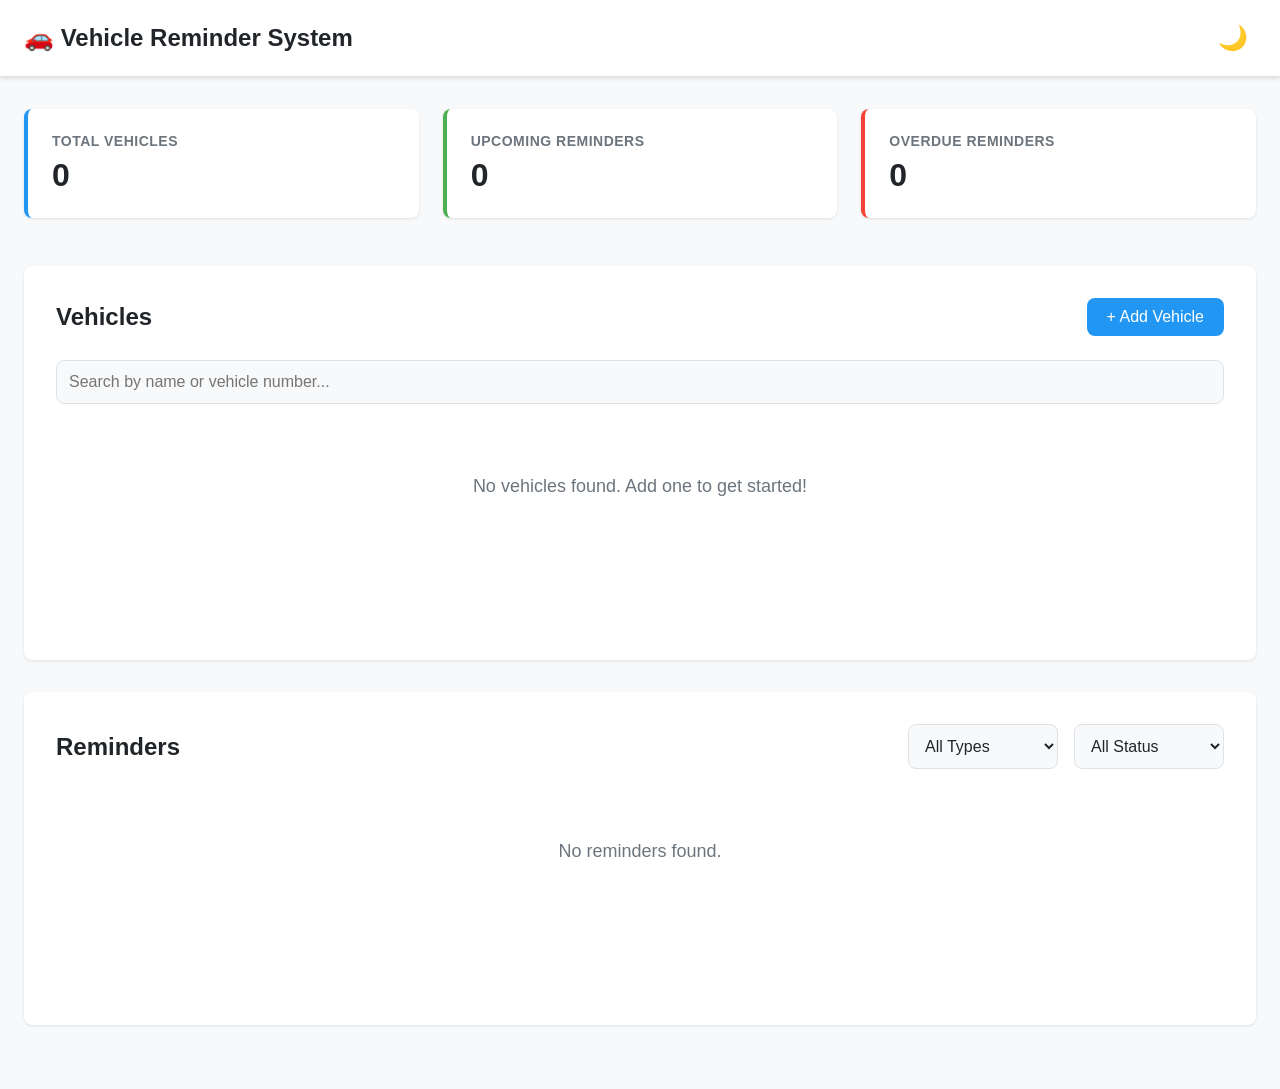
<file: index.html>
<!DOCTYPE html>
<html lang="en">
<head>
    <meta charset="UTF-8">
    <meta name="viewport" content="width=device-width, initial-scale=1.0">
    <title>Vehicle Reminder System</title>
    <link rel="stylesheet" href="styles.css">
</head>
<body>
    <!-- Navigation Bar -->
    <nav class="navbar">
        <div class="navbar-container">
            <h1 class="navbar-title">🚗 Vehicle Reminder System</h1>
            <button class="theme-toggle" id="themeToggle" aria-label="Toggle dark mode">
                <span class="theme-icon">🌙</span>
            </button>
        </div>
    </nav>

    <main class="container">
        <!-- Summary Cards -->
        <section class="summary-section">
            <div class="summary-card total-vehicles">
                <h3>Total Vehicles</h3>
                <p class="summary-number" id="totalVehicles">0</p>
            </div>
            <div class="summary-card upcoming-reminders">
                <h3>Upcoming Reminders</h3>
                <p class="summary-number" id="upcomingReminders">0</p>
            </div>
            <div class="summary-card overdue-reminders">
                <h3>Overdue Reminders</h3>
                <p class="summary-number" id="overdueReminders">0</p>
            </div>
        </section>

        <!-- Vehicle Management Section -->
        <section class="vehicles-section">
            <div class="section-header">
                <h2>Vehicles</h2>
                <button class="btn btn-primary" id="addVehicleBtn">+ Add Vehicle</button>
            </div>

            <!-- Search and Filter -->
            <div class="search-filter">
                <input 
                    type="text" 
                    id="vehicleSearch" 
                    class="search-input" 
                    placeholder="Search by name or vehicle number..."
                >
            </div>

            <!-- Vehicles Table/Cards Container -->
            <div id="vehiclesContainer" class="vehicles-container">
                <div class="empty-state">
                    <p>No vehicles added yet. Add one to get started!</p>
                </div>
            </div>
        </section>

        <!-- Reminders Section -->
        <section class="reminders-section">
            <div class="section-header">
                <h2>Reminders</h2>
                <div class="filter-group">
                    <select id="reminderTypeFilter" class="filter-select">
                        <option value="">All Types</option>
                        <option value="Insurance">Insurance</option>
                        <option value="Service">Service</option>
                        <option value="PUC">PUC</option>
                        <option value="RC">RC</option>
                        <option value="Custom">Custom</option>
                    </select>
                    <select id="reminderStatusFilter" class="filter-select">
                        <option value="">All Status</option>
                        <option value="upcoming">Upcoming</option>
                        <option value="due-soon">Due Soon</option>
                        <option value="overdue">Overdue</option>
                    </select>
                </div>
            </div>

            <!-- Reminders Container -->
            <div id="remindersContainer" class="reminders-container">
                <div class="empty-state">
                    <p>No reminders yet. Add a vehicle and create reminders!</p>
                </div>
            </div>
        </section>
    </main>

    <!-- Add/Edit Vehicle Modal -->
    <div id="vehicleModal" class="modal">
        <div class="modal-content">
            <div class="modal-header">
                <h3 id="vehicleModalTitle">Add Vehicle</h3>
                <button class="modal-close" id="closeVehicleModal">&times;</button>
            </div>
            <form id="vehicleForm">
                <div class="form-group">
                    <label for="vehicleName">Vehicle Name/Model *</label>
                    <input type="text" id="vehicleName" required>
                </div>
                <div class="form-group">
                    <label for="vehicleNumber">Vehicle Number *</label>
                    <input type="text" id="vehicleNumber" required>
                </div>
                <div class="form-group">
                    <label for="vehicleType">Vehicle Type *</label>
                    <select id="vehicleType" required>
                        <option value="">Select Type</option>
                        <option value="Car">Car</option>
                        <option value="Bike">Bike</option>
                        <option value="Truck">Truck</option>
                        <option value="Other">Other</option>
                    </select>
                </div>
                <div class="form-group">
                    <label for="ownerName">Owner Name *</label>
                    <input type="text" id="ownerName" required>
                </div>
                <div class="form-actions">
                    <button type="submit" class="btn btn-primary">Save Vehicle</button>
                    <button type="button" class="btn btn-secondary" id="cancelVehicleBtn">Cancel</button>
                </div>
            </form>
        </div>
    </div>

    <!-- Add/Edit Reminder Modal -->
    <div id="reminderModal" class="modal">
        <div class="modal-content">
            <div class="modal-header">
                <h3 id="reminderModalTitle">Add Reminder</h3>
                <button class="modal-close" id="closeReminderModal">&times;</button>
            </div>
            <form id="reminderForm">
                <div class="form-group">
                    <label for="reminderVehicle">Select Vehicle *</label>
                    <select id="reminderVehicle" required>
                        <option value="">Choose a vehicle</option>
                    </select>
                </div>
                <div class="form-group">
                    <label for="reminderType">Reminder Type *</label>
                    <select id="reminderType" required>
                        <option value="">Select Type</option>
                        <option value="Insurance">Insurance</option>
                        <option value="Service">Service</option>
                        <option value="PUC">PUC</option>
                        <option value="RC">RC</option>
                        <option value="Custom">Custom</option>
                    </select>
                </div>
                <div class="form-group">
                    <label for="reminderDueDate">Due Date *</label>
                    <input type="date" id="reminderDueDate" required>
                </div>
                <div class="form-group">
                    <label for="reminderNotes">Notes (Optional)</label>
                    <textarea id="reminderNotes" rows="3" placeholder="Add any additional notes..."></textarea>
                </div>
                <div class="form-actions">
                    <button type="submit" class="btn btn-primary">Save Reminder</button>
                    <button type="button" class="btn btn-secondary" id="cancelReminderBtn">Cancel</button>
                </div>
            </form>
        </div>
    </div>

    <script src="script.js"></script>
</body>
</html>
</file>
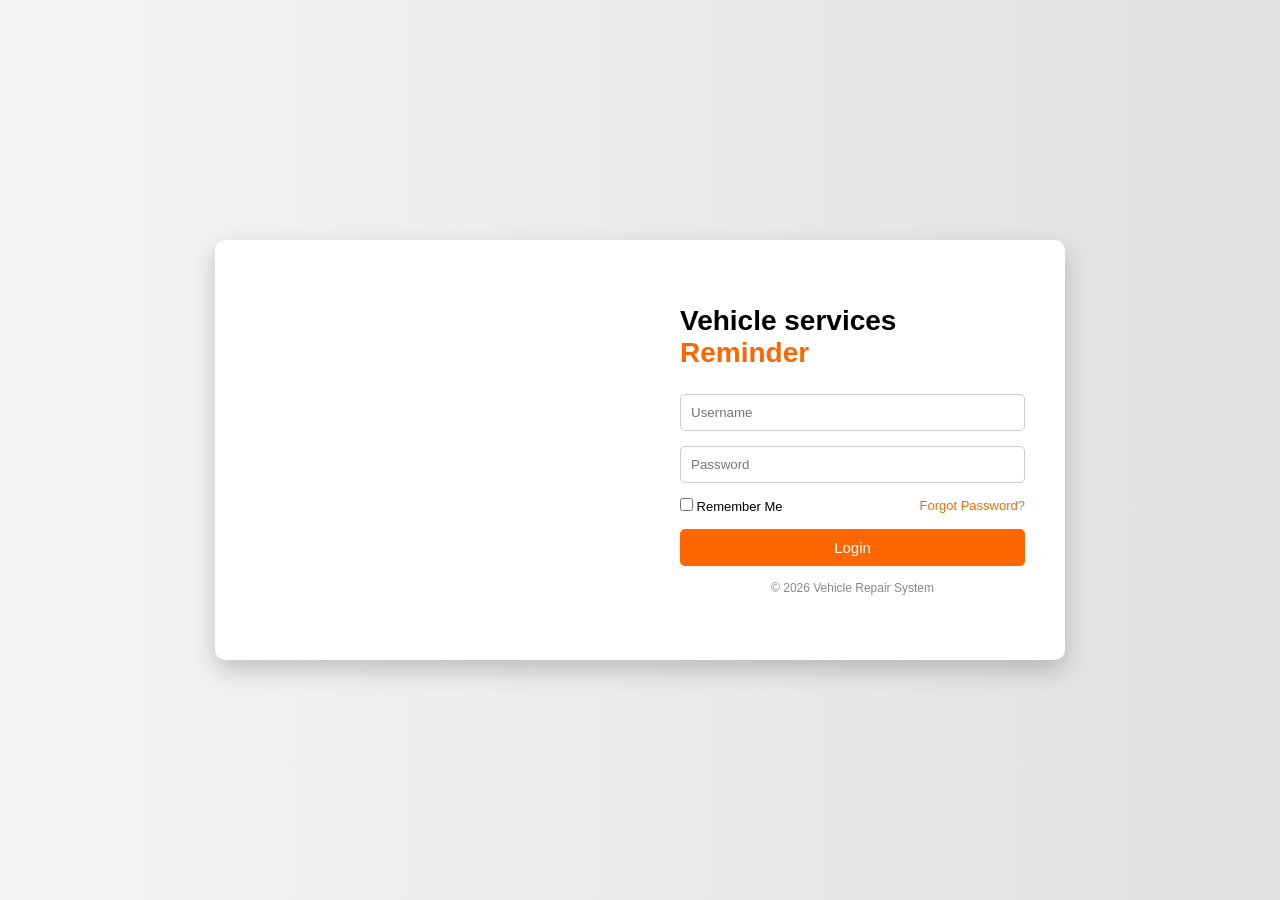
<file: login.html>
<!doctype html>
<html lang="en"> 
 <head> 
  <meta charset="UTF-8"> 
  <meta name="viewport" content="width=device-width, initial-scale=1.0"> 
  <title>Vehicle Repair Login</title> 
  <style>
    *{
        margin:0;
        padding:0;
        box-sizing:border-box;
        font-family: Arial, Helvetica, sans-serif;
    }

    body{
        height:100vh;
        display:flex;
        justify-content:center;
        align-items:center;
        background: linear-gradient(to right, #f5f5f5, #e0e0e0);
    }

    .container{
        width:850px;
        height:420px;
        background:#fff;
        display:flex;
        border-radius:10px;
        box-shadow:0 10px 25px rgba(0,0,0,0.2);
        overflow:hidden;
    }

    /* Left Image Section */
    .left{
        width:50%;
        background:url('https://images.unsplash.com/photo-1503376780353-7e6692767b70')
        no-repeat center center/cover;
    }

    /* Right Login Section */
    .right{
        width:50%;
        padding:40px;
        display:flex;
        flex-direction:column;
        justify-content:center;
    }

    h1{
        font-size:28px;
        margin-bottom:10px;
    }

    h1 span{
        color:#ff6600;
    }

    .input-box{
        margin:15px 0;
    }

    .input-box input{
        width:100%;
        padding:10px;
        border:1px solid #ccc;
        border-radius:5px;
        outline:none;
        transition:0.0;
    }

    .input-box input:focus{
        border-color:#ff6600;
    }

    .options{
        display:flex;
        justify-content:space-between;
        font-size:13px;
        margin-bottom:15px;
    }

    .options a{
        text-decoration:none;
        color:#ff6600;
    }

    .btn{
        width:100%;
        padding:10px;
        background:#ff6600;
        border:none;
        color:#fff;
        border-radius:5px;
        cursor:pointer;
        font-size:15px;
        transition:0.0;
    }

    .btn:hover{
        background:#e65c00;
    }

    .footer{
        text-align:center;
        font-size:12px;
        margin-top:15px;
        color:#888;
    }

    @media(max-width:768px){
        .container{
            flex-direction:column;
            height:auto;
            width:90%;
        }
        .left{
            height:200px;
            width:100%;
        }
        .right{
            width:100%;
        }
    }

</style> 
 </head> 
 <body> 
  <div class="container"> 
   <div class="left"></div> 
   <div class="right"> 
    <h1>Vehicle services <span>Reminder</span></h1> 
    <form> 
     <div class="input-box"> 
      <input type="text" placeholder="Username" required> 
     </div> 
     <div class="input-box"> 
      <input type="password" placeholder="Password" required> 
     </div> 
     <div class="options"> <label><input type="checkbox"> Remember Me</label> <a href="#">Forgot Password?</a> 
     </div> <button class="btn">Login</button> 
    </form> 
    <div class="footer">
      © 2026 Vehicle Repair System 
    </div> 
   </div> 
  </div> 
 </body>
</html>
</file>
<file: styles.css>
* {
    margin: 0;
    padding: 0;
    box-sizing: border-box;
}

:root {
    /* Light Mode Colors */
    --bg-primary: #ffffff;
    --bg-secondary: #f8f9fa;
    --bg-tertiary: #e9ecef;
    --text-primary: #212529;
    --text-secondary: #6c757d;
    --border-color: #dee2e6;
    --shadow-color: rgba(0, 0, 0, 0.1);
    
    /* Status Colors */
    --color-upcoming: #4caf50;
    --color-due-soon: #ff9800;
    --color-overdue: #f44336;
    --color-primary: #2196f3;
    --color-secondary: #767070;
    
    /* Spacing */
    --radius: 0.5rem;
}

/* Dark Mode */
html.dark-mode {
    --bg-primary: #1a1a1a;
    --bg-secondary: #2d2d2d;
    --bg-tertiary: #3d3d3d;
    --text-primary: #ffffff;
    --text-secondary: #b0b0b0;
    --border-color: #404040;
    --shadow-color: rgba(0, 0, 0, 0.3);
}

body {
    font-family: -apple-system, BlinkMacSystemFont, 'Segoe UI', Roboto, Oxygen, Ubuntu, Cantarell, sans-serif;
    background-color: var(--bg-secondary);
    color: var(--text-primary);
    transition: background-color 0.3s ease, color 0.3s ease;
}

/* Navbar */
.navbar {
    background-color: var(--bg-primary);
    border-bottom: 1px solid var(--border-color);
    box-shadow: 0 2px 4px var(--shadow-color);
    position: sticky;
    top: 0;
    z-index: 100;
}

.navbar-container {
    max-width: 1400px;
    margin: 0 auto;
    padding: 1rem 1.5rem;
    display: flex;
    justify-content: space-between;
    align-items: center;
}

.navbar-title {
    font-size: 1.5rem;
    font-weight: 600;
}

.theme-toggle {
    background: none;
    border: none;
    font-size: 1.5rem;
    cursor: pointer;
    padding: 0.5rem;
    border-radius: var(--radius);
    transition: background-color 0.3s ease;
}

.theme-toggle:hover {
    background-color: var(--bg-tertiary);
}

/* Main Container */
.container {
    max-width: 1400px;
    margin: 0 auto;
    padding: 2rem 1.5rem;
}

/* Summary Section */
.summary-section {
    display: grid;
    grid-template-columns: repeat(auto-fit, minmax(250px, 1fr));
    gap: 1.5rem;
    margin-bottom: 3rem;
}

.summary-card {
    background-color: var(--bg-primary);
    padding: 1.5rem;
    border-radius: var(--radius);
    box-shadow: 0 1px 3px var(--shadow-color);
    border-left: 4px solid;
    transition: transform 0.3s ease;
}

.summary-card:hover {
    transform: translateY(-2px);
}

.summary-card h3 {
    font-size: 0.875rem;
    font-weight: 600;
    color: var(--text-secondary);
    text-transform: uppercase;
    letter-spacing: 0.5px;
    margin-bottom: 0.5rem;
}

.summary-number {
    font-size: 2rem;
    font-weight: 700;
    color: var(--text-primary);
}

.total-vehicles {
    border-left-color: var(--color-primary);
}

.upcoming-reminders {
    border-left-color: var(--color-upcoming);
}

.overdue-reminders {
    border-left-color: var(--color-overdue);
}

/* Sections */
.vehicles-section,
.reminders-section {
    background-color: var(--bg-primary);
    padding: 2rem;
    border-radius: var(--radius);
    box-shadow: 0 1px 3px var(--shadow-color);
    margin-bottom: 2rem;
}

.section-header {
    display: flex;
    justify-content: space-between;
    align-items: center;
    margin-bottom: 1.5rem;
    flex-wrap: wrap;
    gap: 1rem;
}

.section-header h2 {
    font-size: 1.5rem;
    font-weight: 600;
}

/* Search and Filter */
.search-filter {
    margin-bottom: 1.5rem;
}

.search-input,
.filter-select {
    width: 100%;
    padding: 0.75rem;
    border: 1px solid var(--border-color);
    border-radius: var(--radius);
    background-color: var(--bg-secondary);
    color: var(--text-primary);
    font-size: 1rem;
    transition: border-color 0.3s ease;
}

.search-input:focus,
.filter-select:focus {
    outline: none;
    border-color: var(--color-primary);
    box-shadow: 0 0 0 3px rgba(33, 150, 243, 0.1);
}

.filter-group {
    display: flex;
    gap: 1rem;
    flex-wrap: wrap;
}

.filter-select {
    flex: 1;
    min-width: 150px;
}

/* Buttons */
.btn {
    padding: 0.625rem 1.25rem;
    border: none;
    border-radius: var(--radius);
    font-size: 1rem;
    font-weight: 500;
    cursor: pointer;
    transition: all 0.3s ease;
    white-space: nowrap;
}

.btn-primary {
    background-color: var(--color-primary);
    color: white;
}

.btn-primary:hover {
    background-color: #1976d2;
    transform: translateY(-1px);
    box-shadow: 0 4px 8px rgba(33, 150, 243, 0.3);
}

.btn-secondary {
    background-color: var(--bg-tertiary);
    color: var(--text-primary);
}

.btn-secondary:hover {
    background-color: var(--border-color);
}

.btn-danger {
    background-color: var(--color-overdue);
    color: white;
    font-size: 0.875rem;
    padding: 0.5rem 1rem;
}

.btn-danger:hover {
    background-color: #da190b;
}

.btn-edit {
    background-color: var(--color-primary);
    color: white;
    font-size: 0.875rem;
    padding: 0.5rem 1rem;
}

.btn-edit:hover {
    background-color: #1976d2;
}

/* Vehicles Container */
.vehicles-container,
.reminders-container {
    min-height: 200px;
}

.empty-state {
    text-align: center;
    padding: 3rem 1rem;
    color: var(--text-secondary);
}

.empty-state p {
    font-size: 1.125rem;
}

/* Vehicle Card */
.vehicle-card {
    background-color: var(--bg-secondary);
    border: 1px solid var(--border-color);
    border-radius: var(--radius);
    padding: 1.5rem;
    margin-bottom: 1rem;
    transition: all 0.3s ease;
    animation: slideIn 0.3s ease;
}

.vehicle-card:hover {
    box-shadow: 0 4px 12px var(--shadow-color);
    transform: translateY(-2px);
}

@keyframes slideIn {
    from {
        opacity: 0;
        transform: translateY(10px);
    }
    to {
        opacity: 1;
        transform: translateY(0);
    }
}

.vehicle-header {
    display: flex;
    justify-content: space-between;
    align-items: start;
    margin-bottom: 1rem;
}

.vehicle-title {
    font-size: 1.25rem;
    font-weight: 600;
}

.vehicle-type-badge {
    background-color: var(--color-primary);
    color: white;
    padding: 0.25rem 0.75rem;
    border-radius: 9999px;
    font-size: 0.75rem;
    font-weight: 600;
    text-transform: uppercase;
}

.vehicle-details {
    display: grid;
    grid-template-columns: repeat(auto-fit, minmax(200px, 1fr));
    gap: 1rem;
    margin-bottom: 1rem;
    font-size: 0.9rem;
}

.vehicle-detail {
    padding: 0.75rem;
    background-color: var(--bg-primary);
    border-radius: var(--radius);
    border-left: 3px solid var(--color-primary);
}

.vehicle-detail-label {
    color: var(--text-secondary);
    font-size: 0.8rem;
    text-transform: uppercase;
    font-weight: 600;
    margin-bottom: 0.25rem;
}

.vehicle-detail-value {
    color: var(--text-primary);
    font-weight: 500;
}

.vehicle-actions {
    display: flex;
    gap: 0.75rem;
    flex-wrap: wrap;
}

/* Reminder Card */
.reminder-card {
    background-color: var(--bg-secondary);
    border: 1px solid var(--border-color);
    border-radius: var(--radius);
    padding: 1.5rem;
    margin-bottom: 1rem;
    transition: all 0.3s ease;
    animation: slideIn 0.3s ease;
    border-left: 4px solid;
}

.reminder-card.upcoming {
    border-left-color: var(--color-upcoming);
}

.reminder-card.due-soon {
    border-left-color: var(--color-due-soon);
}

.reminder-card.overdue {
    border-left-color: var(--color-overdue);
}

.reminder-header {
    display: flex;
    justify-content: space-between;
    align-items: start;
    margin-bottom: 1rem;
}

.reminder-title {
    font-size: 1.125rem;
    font-weight: 600;
}

.reminder-status-badge {
    padding: 0.4rem 0.8rem;
    border-radius: 9999px;
    font-size: 0.75rem;
    font-weight: 600;
    text-transform: uppercase;
    color: white;
}

.reminder-status-badge.upcoming {
    background-color: var(--color-upcoming);
}

.reminder-status-badge.due-soon {
    background-color: var(--color-due-soon);
}

.reminder-status-badge.overdue {
    background-color: var(--color-overdue);
}

.reminder-details {
    display: grid;
    grid-template-columns: repeat(auto-fit, minmax(150px, 1fr));
    gap: 1rem;
    margin-bottom: 1rem;
    font-size: 0.9rem;
}

.reminder-detail {
    padding: 0.75rem;
    background-color: var(--bg-primary);
    border-radius: var(--radius);
}

.reminder-detail-label {
    color: var(--text-secondary);
    font-size: 0.8rem;
    text-transform: uppercase;
    font-weight: 600;
    margin-bottom: 0.25rem;
}

.reminder-detail-value {
    color: var(--text-primary);
    font-weight: 500;
}

.reminder-notes {
    background-color: var(--bg-primary);
    border-left: 3px solid var(--color-primary);
    padding: 1rem;
    border-radius: var(--radius);
    margin-bottom: 1rem;
    font-style: italic;
    color: var(--text-secondary);
    font-size: 0.9rem;
}

.reminder-actions {
    display: flex;
    gap: 0.75rem;
    flex-wrap: wrap;
}

/* Modal */
.modal {
    display: none;
    position: fixed;
    top: 0;
    left: 0;
    right: 0;
    bottom: 0;
    background-color: rgba(0, 0, 0, 0.5);
    z-index: 1000;
    justify-content: center;
    align-items: center;
    padding: 1rem;
}

.modal.active {
    display: flex;
    animation: fadeIn 0.3s ease;
}

@keyframes fadeIn {
    from {
        opacity: 0;
    }
    to {
        opacity: 1;
    }
}

.modal-content {
    background-color: var(--bg-primary);
    border-radius: var(--radius);
    max-width: 500px;
    width: 100%;
    box-shadow: 0 10px 40px var(--shadow-color);
    animation: slideUp 0.3s ease;
}

@keyframes slideUp {
    from {
        transform: translateY(20px);
        opacity: 0;
    }
    to {
        transform: translateY(0);
        opacity: 1;
    }
}

.modal-header {
    display: flex;
    justify-content: space-between;
    align-items: center;
    padding: 1.5rem;
    border-bottom: 1px solid var(--border-color);
}

.modal-header h3 {
    font-size: 1.25rem;
    font-weight: 600;
}

.modal-close {
    background: none;
    border: none;
    font-size: 1.5rem;
    cursor: pointer;
    color: var(--text-secondary);
    transition: color 0.3s ease;
}

.modal-close:hover {
    color: var(--text-primary);
}

#vehicleForm,
#reminderForm {
    padding: 1.5rem;
}

.form-group {
    margin-bottom: 1.5rem;
}

.form-group label {
    display: block;
    font-weight: 500;
    margin-bottom: 0.5rem;
    color: var(--text-primary);
}

.form-group input,
.form-group select,
.form-group textarea {
    width: 100%;
    padding: 0.75rem;
    border: 1px solid var(--border-color);
    border-radius: var(--radius);
    background-color: var(--bg-secondary);
    color: var(--text-primary);
    font-size: 1rem;
    font-family: inherit;
    transition: border-color 0.3s ease;
}

.form-group input:focus,
.form-group select:focus,
.form-group textarea:focus {
    outline: none;
    border-color: var(--color-primary);
    box-shadow: 0 0 0 3px rgba(33, 150, 243, 0.1);
}

.form-actions {
    display: flex;
    gap: 1rem;
    justify-content: flex-end;
}

.form-actions .btn {
    flex: 1;
    min-width: auto;
}

/* Responsive Design */
@media (max-width: 768px) {
    .container {
        padding: 1rem;
    }

    .navbar-container {
        padding: 1rem;
    }

    .summary-section {
        grid-template-columns: 1fr;
        gap: 1rem;
        margin-bottom: 2rem;
    }

    .section-header {
        flex-direction: column;
        align-items: flex-start;
    }

    .section-header button,
    .section-header .filter-group {
        width: 100%;
    }

    .btn {
        width: 100%;
    }

    .vehicles-section,
    .reminders-section {
        padding: 1rem;
    }

    .vehicle-details,
    .reminder-details {
        grid-template-columns: 1fr;
    }

    .vehicle-actions,
    .reminder-actions {
        flex-direction: column;
    }

    .vehicle-actions .btn,
    .reminder-actions .btn {
        width: 100%;
    }

    .filter-group {
        flex-direction: column;
    }

    .filter-select {
        min-width: unset;
    }

    .modal {
        padding: 1rem;
    }

    .modal-content {
        max-width: 100%;
    }

    .form-actions {
        flex-direction: column;
    }

    .form-actions .btn {
        width: 100%;
    }
}

@media (max-width: 480px) {
    .navbar-title {
        font-size: 1.125rem;
    }

    .vehicle-header,
    .reminder-header {
        flex-direction: column;
        gap: 1rem;
    }

    .vehicle-type-badge {
        align-self: flex-start;
    }

    .reminder-status-badge {
        align-self: flex-start;
    }

    .summary-number {
        font-size: 1.5rem;
    }
}
</file>
